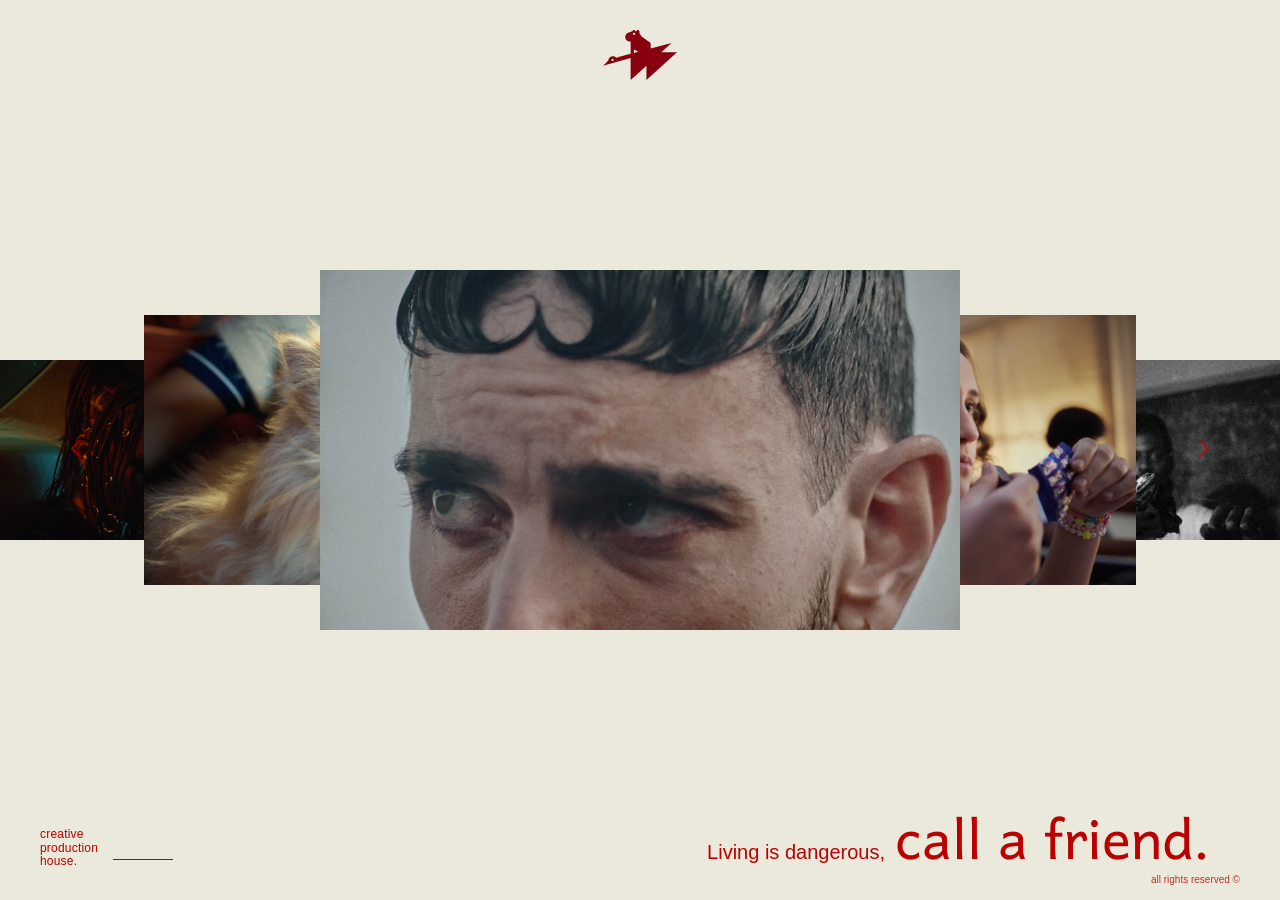
<file: index.html>
<!DOCTYPE html>
<html lang="pt">
<head>
    <meta charset="UTF-8">
    <meta name="viewport" content="width=device-width, initial-scale=1.0">
    <title>B Groove - Home</title>
    <link rel="icon" type="image/svg+xml" href="Asset 1.svg">
    <link rel="stylesheet" href="stylehome.css">
</head>
<body>

    <!-- Overlay de Navegação Fullscreen -->
    <div class="nav-overlay" id="nav-overlay">
        <button class="nav-close" id="nav-close" aria-label="Fechar menu">
            <svg width="28" height="28" viewBox="0 0 24 24" fill="none" stroke="currentColor" stroke-width="1.5" stroke-linecap="round">
                <line x1="6" y1="6" x2="18" y2="18"></line>
                <line x1="18" y1="6" x2="6" y2="18"></line>
            </svg>
        </button>
        <nav class="nav-content">
            <a href="index.html" class="active">home</a>
            <a href="directors.html">directors</a>
            <a href="photographers.html">photographers</a>
            <a href="filmtv.html">film & tv</a>
            <a href="international.html">international</a>
            <a href="https://spritz.com.br/" target="_blank" rel="noopener">spritz</a>
            <a href="us.html">us.</a>
            <a href="contact.html">contact</a>
        </nav>
    </div>

    <!-- Top Bar (Apenas Logo ao centro) -->
    <header class="top-bar">
        <div class="logo-container" id="logo-toggle">
            <img src="Asset 1.svg" alt="B Groove Logo">
        </div>
    </header>

    <!-- Carrossel -->
    <div class="carousel-viewport">
        <button class="carousel-btn carousel-btn--prev" id="carousel-prev" aria-label="Anterior">
            <svg width="32" height="32" viewBox="0 0 24 24" fill="none" stroke="currentColor" stroke-width="1.5" stroke-linecap="round" stroke-linejoin="round">
                <polyline points="15 18 9 12 15 6"></polyline>
            </svg>
        </button>

        <div class="carousel-track" id="carousel-track"></div>

        <button class="carousel-btn carousel-btn--next" id="carousel-next" aria-label="Seguinte">
            <svg width="32" height="32" viewBox="0 0 24 24" fill="none" stroke="currentColor" stroke-width="1.5" stroke-linecap="round" stroke-linejoin="round">
                <polyline points="9 18 15 12 9 6"></polyline>
            </svg>
        </button>
    </div>

    <!-- Footer -->
    <footer class="site-footer">
        <div class="footer-left">
            <div class="text">creative<br>production<br>house.</div>
            <div class="red-line"></div>
        </div>
        <div class="footer-right">
            <span class="living-text">Living is dangerous,</span>
            <span class="call-friend">call a friend.</span>
            <span class="copyright">all rights reserved ©</span>
        </div>
    </footer>

    <script src="scripthome.js"></script>

</body>
</html>
</file>
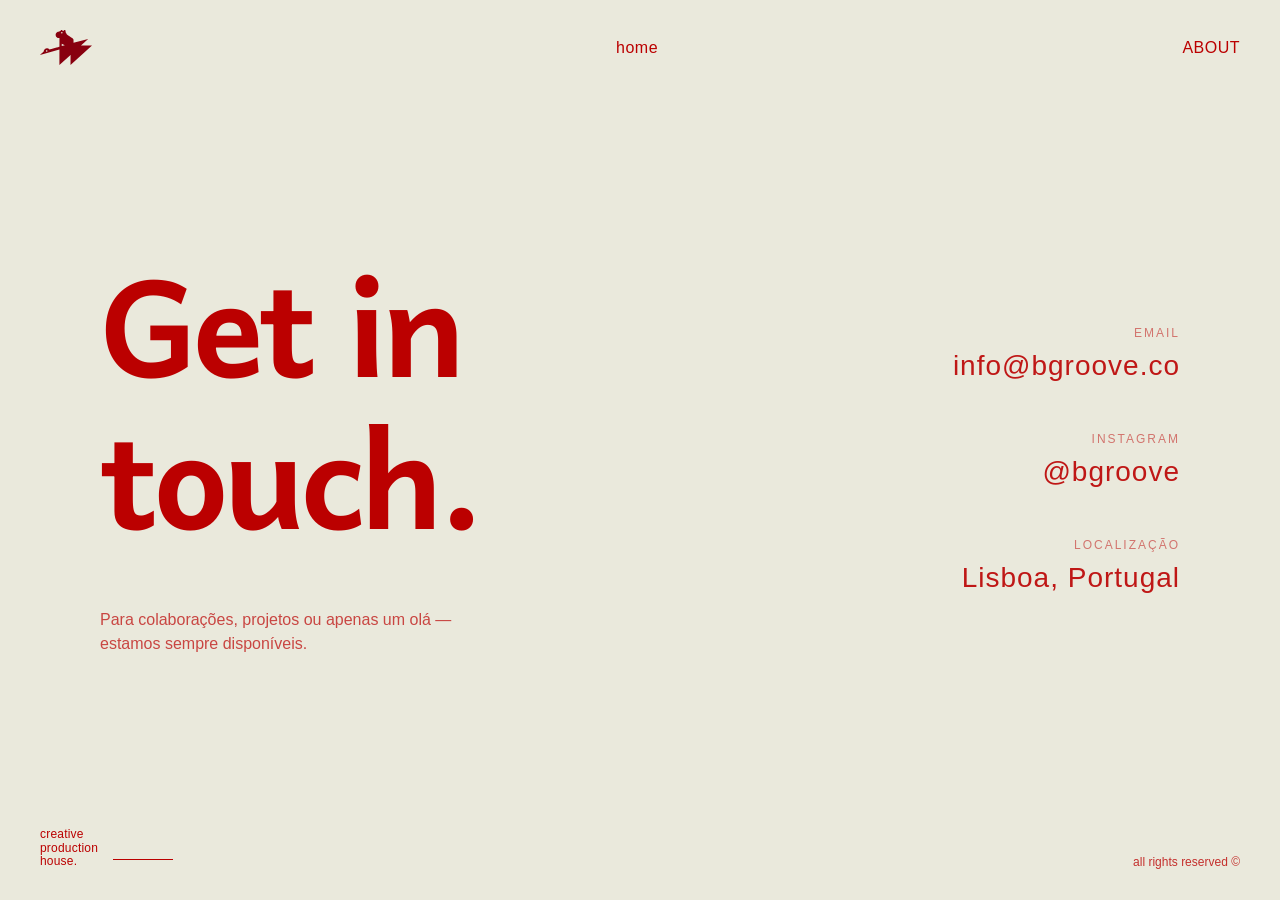
<file: contact.html>
<!DOCTYPE html>
<html lang="pt">
<head>
    <meta charset="UTF-8">
    <meta name="viewport" content="width=device-width, initial-scale=1.0">
    <title>B Groove - Contact</title>
    <link rel="icon" type="image/svg+xml" href="Asset 1.svg">
    <link rel="stylesheet" href="stylecontact.css">
</head>
<body>

    <!-- Overlay de Navegação Fullscreen -->
    <div class="nav-overlay" id="nav-overlay">
        <button class="nav-close" id="nav-close" aria-label="Fechar menu">
            <svg width="28" height="28" viewBox="0 0 24 24" fill="none" stroke="currentColor" stroke-width="1.5" stroke-linecap="round">
                <line x1="6" y1="6" x2="18" y2="18"></line>
                <line x1="18" y1="6" x2="6" y2="18"></line>
            </svg>
        </button>
        <nav class="nav-content">
            <a href="index.html">home</a>
            <a href="directors.html">directors</a>
            <a href="photographers.html">photographers</a>
            <a href="filmtv.html">film & tv</a>
            <a href="international.html">international</a>
            <a href="https://spritz.com.br/" target="_blank" rel="noopener">spritz</a>
            <a href="us.html">us.</a>
            <a href="contact.html" class="active">contact</a>
        </nav>
    </div>

    <!-- Top Bar -->
    <header class="top-bar">
        <div class="logo-container" id="logo-toggle">
            <img src="Asset 1.svg" alt="B Groove Logo">
        </div>
        <a href="index.html" class="home-link">home</a>
        <a href="us.html" class="about-link">ABOUT</a>
    </header>

    <!-- Conteúdo Principal -->
    <main class="contact-content">
        <div class="contact-left">
            <h1 class="contact-title">Get in<br>touch.</h1>
            <p class="contact-subtitle">
                Para colaborações, projetos ou apenas um olá — estamos sempre disponíveis.
            </p>
        </div>

        <div class="contact-right">
            <div class="contact-block">
                <span class="contact-label">Email</span>
                <a href="mailto:info@bgroove.co" class="contact-link">info@bgroove.co</a>
            </div>

            <div class="contact-block">
                <span class="contact-label">Instagram</span>
                <a href="https://www.instagram.com/bgroove.co/" target="_blank" rel="noopener" class="contact-link">@bgroove</a>
            </div>

            <div class="contact-block">
                <span class="contact-label">Localização</span>
                <span class="contact-link">Lisboa, Portugal</span>
            </div>
        </div>
    </main>

    <!-- Footer -->
    <footer class="site-footer">
        <div class="footer-left">
            <div class="text">creative<br>production<br>house.</div>
            <div class="red-line"></div>
        </div>
        <div class="footer-right">
            <span class="copyright">all rights reserved ©</span>
        </div>
    </footer>

    <!-- Scripts -->
    <script src="scriptcontact.js"></script>

</body>
</html>
</file>
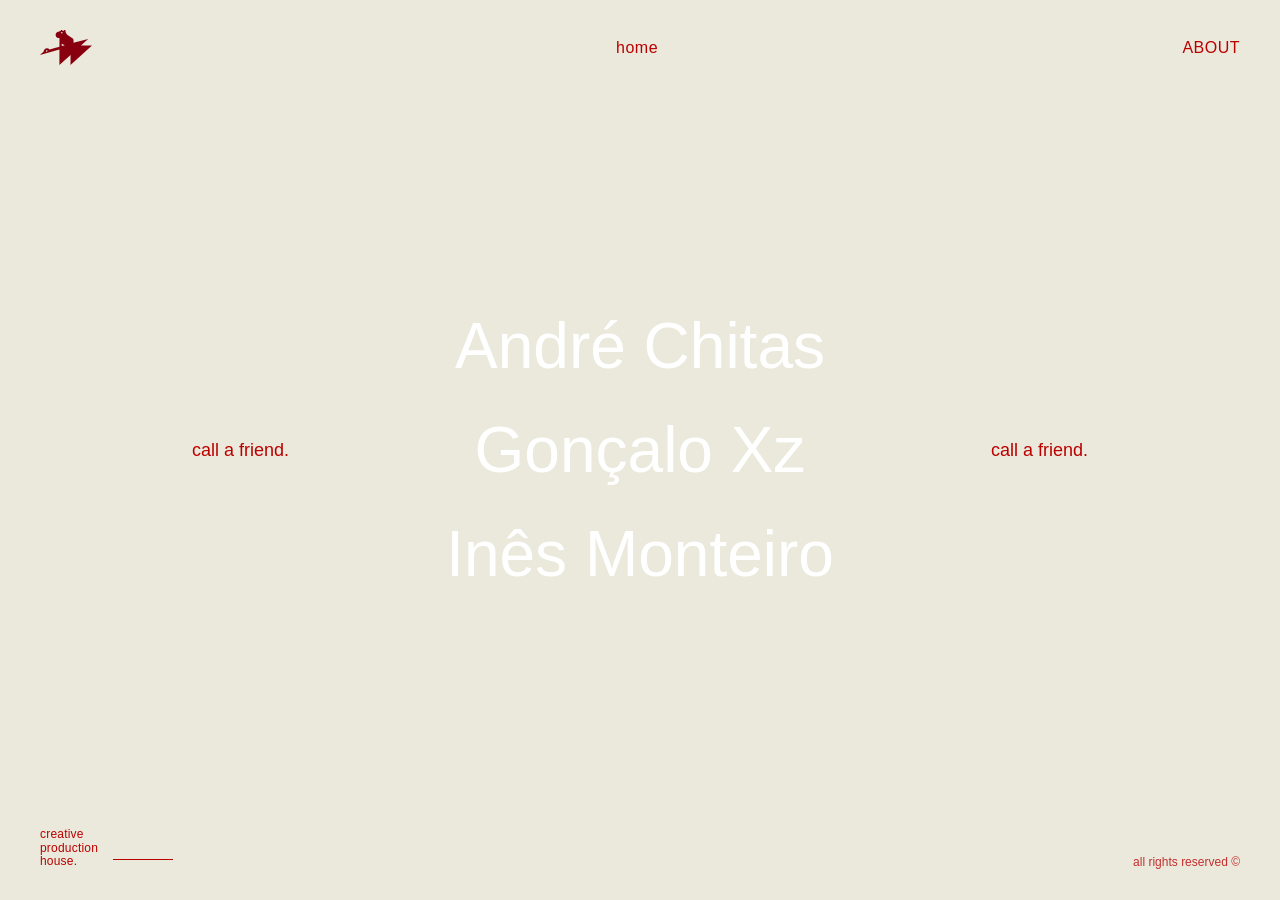
<file: directors.html>
<!DOCTYPE html>
<html lang="pt">
<head>
    <meta charset="UTF-8">
    <meta name="viewport" content="width=device-width, initial-scale=1.0">
    <title>B Groove - Directors</title>
    <link rel="icon" type="image/svg+xml" href="Asset 1.svg">
    <link rel="stylesheet" href="styledirectors.css">
</head>
<body>

    <!-- Overlay de Navegação Fullscreen -->
    <div class="nav-overlay" id="nav-overlay">
        <button class="nav-close" id="nav-close" aria-label="Fechar menu">
            <svg width="28" height="28" viewBox="0 0 24 24" fill="none" stroke="currentColor" stroke-width="1.5" stroke-linecap="round">
                <line x1="6" y1="6" x2="18" y2="18"></line>
                <line x1="18" y1="6" x2="6" y2="18"></line>
            </svg>
        </button>
        <nav class="nav-content">
            <a href="index.html">home</a>
            <a href="directors.html" class="active">directors</a>
            <a href="photographers.html">photographers</a>
            <a href="filmtv.html">film & tv</a>
            <a href="international.html">international</a>
            <a href="https://spritz.com.br/" target="_blank" rel="noopener">spritz</a>
            <a href="us.html">us.</a>
            <a href="contact.html">contact</a>
        </nav>
    </div>

    <!-- Top Bar -->
    <header class="top-bar">
        <!-- Logo em vez do menu hamburguer -->
        <div class="logo-container" id="logo-toggle">
            <img src="Asset 1.svg" alt="B Groove Logo">
        </div>
        <a href="index.html" class="home-link">home</a>
        <a href="about.html" class="about-link">ABOUT</a>
    </header>

    <!-- Side Callouts -->
    <div class="side-callout left">call a friend.</div>
    <div class="side-callout right">call a friend.</div>

    <!-- Slider Fullscreen -->
    <div class="fullscreen-slider" id="slider-container">
        
        <button class="nav-arrow left-arrow" id="prev-btn">
            <svg width="48" height="48" viewBox="0 0 24 24" fill="none" stroke="currentColor" stroke-width="1.5" stroke-linecap="round" stroke-linejoin="round">
                <polyline points="15 18 9 12 15 6"></polyline>
            </svg>
        </button>

        <div class="slides-wrapper" id="slides-wrapper"></div>

        <button class="nav-arrow right-arrow" id="next-btn">
            <svg width="48" height="48" viewBox="0 0 24 24" fill="none" stroke="currentColor" stroke-width="1.5" stroke-linecap="round" stroke-linejoin="round">
                <polyline points="9 18 15 12 9 6"></polyline>
            </svg>
        </button>
    </div>

    <!-- Submenu de Diretores -->
    <nav class="directors-submenu" id="directors-submenu">
        <a href="#" class="director-link" data-director="andre-chitas">André Chitas</a>
        <a href="#" class="director-link" data-director="goncalo-xz">Gonçalo Xz</a>
        <a href="#" class="director-link" data-director="ines-monteiro">Inês Monteiro</a>
    </nav>

    <!-- Footer -->
    <footer class="site-footer">
        <div class="footer-left">
            <div class="text">creative<br>production<br>house.</div>
            <div class="red-line"></div>
        </div>
        <div class="footer-right">
            <span class="copyright">all rights reserved ©</span>
        </div>
    </footer>

    <script src="https://cdnjs.cloudflare.com/ajax/libs/gsap/3.12.2/gsap.min.js"></script>
    <script src="scriptdirectors.js"></script>

</body>
</html>
</file>
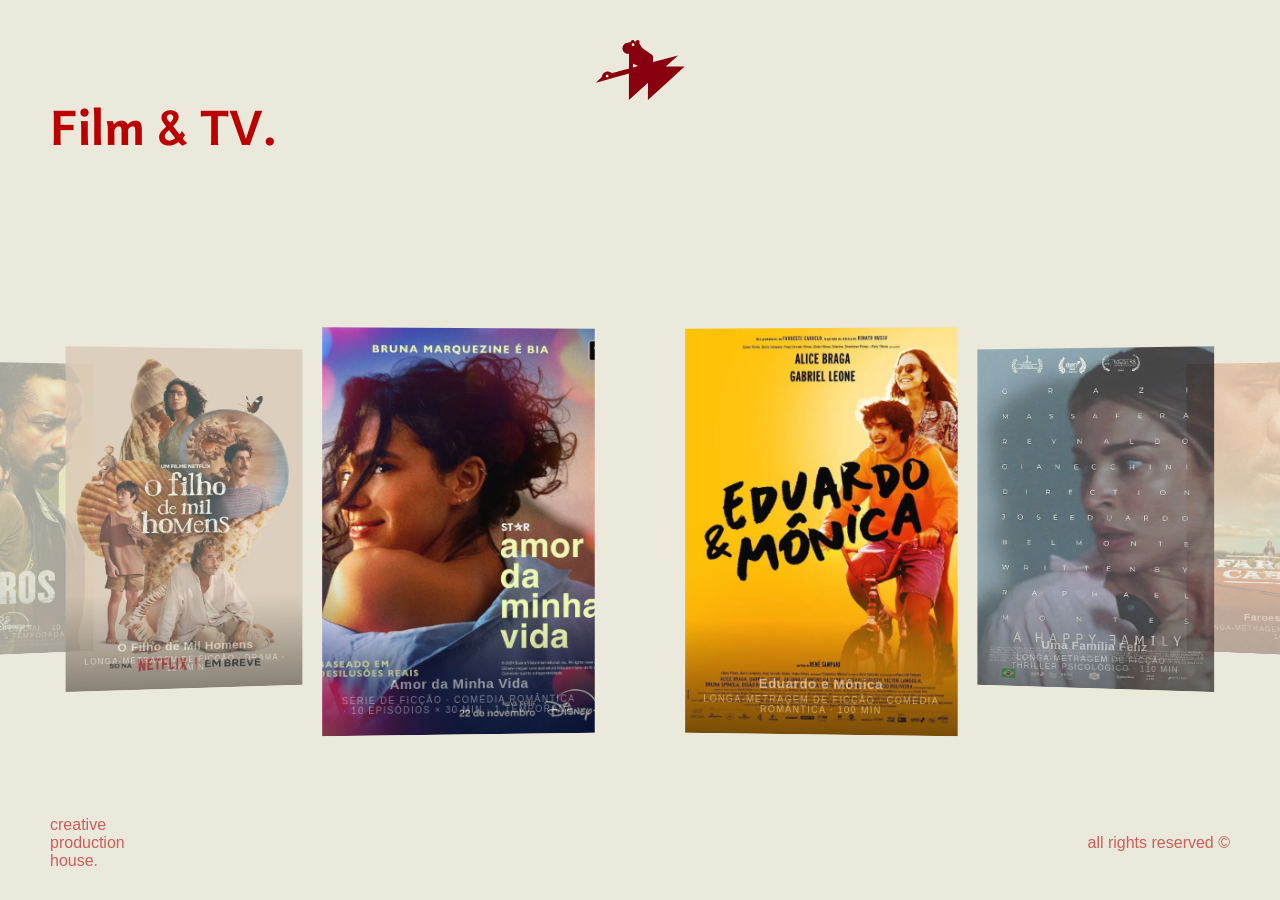
<file: filmtv.html>
<!DOCTYPE html>
<html lang="pt">
<head>
    <meta charset="UTF-8">
    <meta name="viewport" content="width=device-width, initial-scale=1.0">
    <title>B Groove - Film & TV</title>
    <link rel="icon" type="image/svg+xml" href="Asset 1.svg">
    <link rel="stylesheet" href="stylefilmtv.css">
</head>
<body>

    <!-- Overlay de Navegação Fullscreen -->
    <div class="nav-overlay" id="nav-overlay">
        <button class="nav-close" id="nav-close" aria-label="Fechar menu">
            <svg width="28" height="28" viewBox="0 0 24 24" fill="none" stroke="currentColor" stroke-width="1.5" stroke-linecap="round">
                <line x1="6" y1="6" x2="18" y2="18"></line>
                <line x1="18" y1="6" x2="6" y2="18"></line>
            </svg>
        </button>

       <nav class="nav-content">
            <a href="index.html">home</a>
            <a href="directors.html">directors</a>
            <a href="photographers.html">photographers</a>
            <a href="filmtv.html">film & tv</a>
            <a href="international.html">international</a>
            <a href="https://spritz.com.br/" target="_blank" rel="noopener">spritz</a>
            <a href="us.html">us.</a>
            <a href="contact.html">contact</a>
        </nav>
    </div>

    <!-- Logo Central -->
    <div class="logo-container" id="logo-toggle">
        <img src="Asset 1.svg" alt="B Groove Logo">
    </div>

    <!-- Título -->
    <header class="page-header">
        <h1 class="page-title">Film & TV.</h1>
    </header>

    <!-- Túnel 3D Horizontal -->
    <div class="tunnel-horizontal">
        <div class="scene-horizontal" id="poster-scene"></div>
    </div>

    <!-- Modal de Detalhes -->
    <div class="modal" id="movie-modal" aria-hidden="true">
        <div class="modal-backdrop" data-close-modal></div>
        <div class="modal-content" role="dialog" aria-modal="true">
            <button class="modal-close" id="modal-close" aria-label="Fechar">
                <svg width="24" height="24" viewBox="0 0 24 24" fill="none" stroke="currentColor" stroke-width="1.5" stroke-linecap="round">
                    <line x1="6" y1="6" x2="18" y2="18"></line>
                    <line x1="18" y1="6" x2="6" y2="18"></line>
                </svg>
            </button>
            <div class="modal-body" id="modal-body">
                <!-- Conteúdo injetado pelo JS -->
            </div>
        </div>
    </div>
        <!-- Footer -->
     <footer class="site-footer">
        <div class="footer-left">
            <div class="text">creative<br>production<br>house.</div>
            <div class="red-line"></div>
        </div>
        <div class="footer-right">
            <span class="copyright">all rights reserved ©</span>
        </div>
    </footer>

    <script src="https://cdnjs.cloudflare.com/ajax/libs/gsap/3.12.2/gsap.min.js"></script>
    <script src="scriptfilmtv.js"></script>

</body>
</html>
</file>
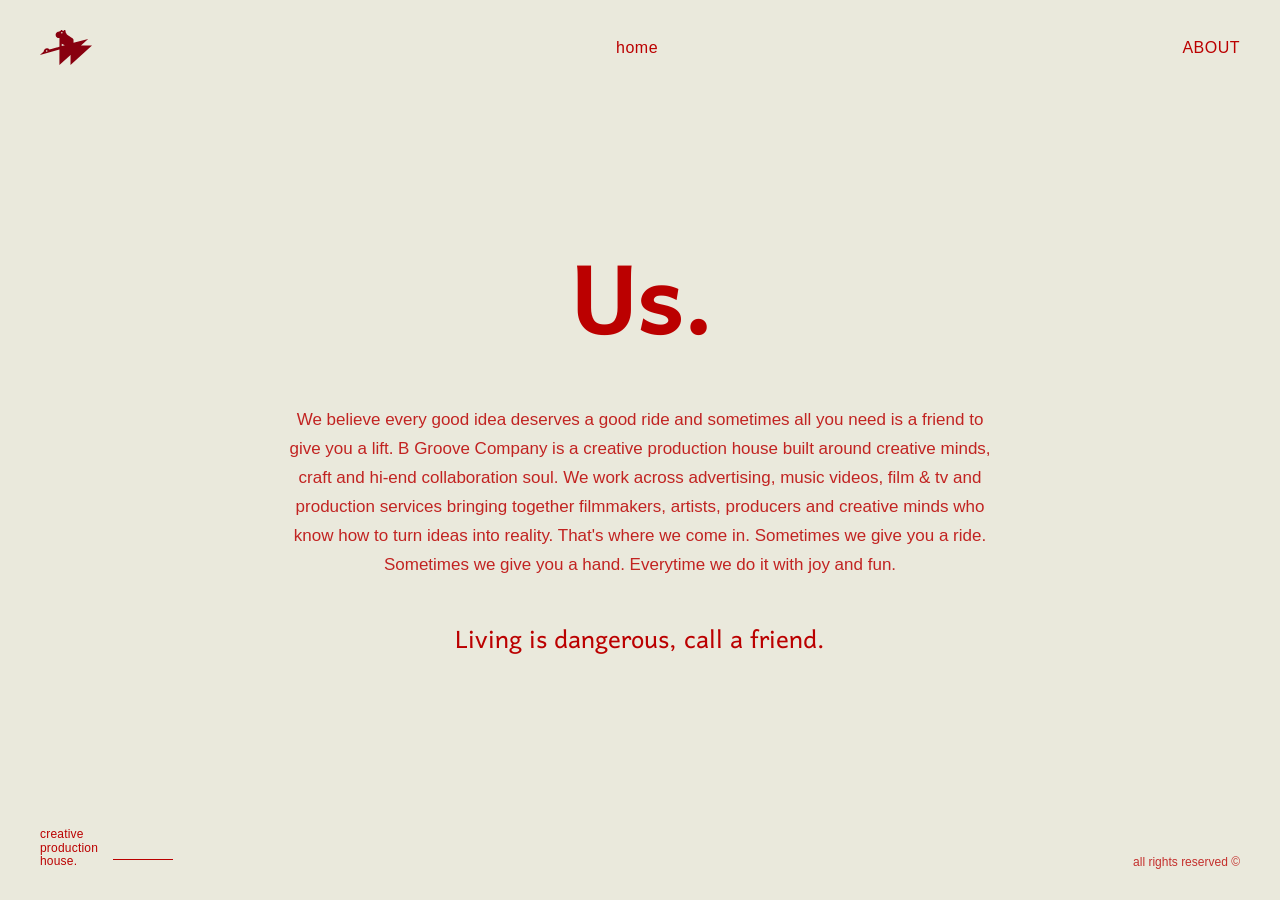
<file: us.html>
<!DOCTYPE html>
<html lang="pt">
<head>
    <meta charset="UTF-8">
    <meta name="viewport" content="width=device-width, initial-scale=1.0">
    <title>B Groove - Us.</title>
    <link rel="icon" type="image/svg+xml" href="Asset 1.svg">
    <link rel="stylesheet" href="styleus.css">
</head>
<body>

    <!-- Overlay de Navegação Fullscreen -->
    <div class="nav-overlay" id="nav-overlay">
        <button class="nav-close" id="nav-close" aria-label="Fechar menu">
            <svg width="28" height="28" viewBox="0 0 24 24" fill="none" stroke="currentColor" stroke-width="1.5" stroke-linecap="round">
                <line x1="6" y1="6" x2="18" y2="18"></line>
                <line x1="18" y1="6" x2="6" y2="18"></line>
            </svg>
        </button>
        <nav class="nav-content">
            <a href="index.html">home</a>
            <a href="directors.html">directors</a>
            <a href="photographers.html">photographers</a>
            <a href="filmtv.html">film & tv</a>
            <a href="international.html">international</a>
            <a href="https://spritz.com.br/" target="_blank" rel="noopener">spritz</a>
            <a href="us.html" class="active">us.</a>
            <a href="contact.html">contact</a>
        </nav>
    </div>

    <!-- Top Bar -->
    <header class="top-bar">
        <div class="logo-container" id="logo-toggle">
            <img src="Asset 1.svg" alt="B Groove Logo">
        </div>
        <a href="index.html" class="home-link">home</a>
        <a href="us.html" class="about-link">ABOUT</a>
    </header>

    <!-- Conteúdo Principal -->
    <main class="us-content">
        <div class="us-header">
            <h1 class="us-title">Us.</h1>
        </div>

        <div class="us-text-block">
            <p class="us-text">
                We believe every good idea deserves a good ride and sometimes all you need is a friend to give you a lift. B Groove Company is a creative production house built around creative minds, craft and hi-end collaboration soul. We work across advertising, music videos, film & tv and production services bringing together filmmakers, artists, producers and creative minds who know how to turn ideas into reality. That's where we come in. Sometimes we give you a ride. Sometimes we give you a hand. Everytime we do it with joy and fun.
            </p>

            <p class="us-tagline">
                Living is dangerous, call a friend.
            </p>
        </div>
    </main>

    <!-- Footer -->
    <footer class="site-footer">
        <div class="footer-left">
            <div class="text">creative<br>production<br>house.</div>
            <div class="red-line"></div>
        </div>
        <div class="footer-right">
            <span class="copyright">all rights reserved ©</span>
        </div>
    </footer>

    <!-- Scripts -->
    <script src="scriptus.js"></script>

</body>
</html>
</file>
<file: stylehome.css>
@import url('https://api.fontshare.com/v2/css?f[]=general-sans@400,500,600,700&display=swap');
@import url('https://fonts.googleapis.com/css2?family=Harmattan:wght@400;700&display=swap');

* {
    margin: 0;
    padding: 0;
    box-sizing: border-box;
}

html, body {
    width: 100%;
    height: 100%;
    overflow: hidden;
    background-color: #eae9dc;
    font-family: 'General Sans', sans-serif;
    color: #bb0000;
    user-select: none;
    overscroll-behavior: none;
}

/* ==========================================================================
   NAV OVERLAY
   ========================================================================== */
.nav-overlay {
    position: fixed;
    inset: 0;
    background: rgba(234, 233, 220, 0.92);
    backdrop-filter: blur(6px);
    display: flex;
    align-items: center;
    justify-content: center;
    opacity: 0;
    pointer-events: none;
    visibility: hidden;
    transition: opacity 0.5s cubic-bezier(0.22, 1, 0.36, 1), visibility 0s linear 0.5s;
    z-index: 999;
}

.nav-overlay.is-open {
    opacity: 1;
    pointer-events: auto;
    visibility: visible;
    transition: opacity 0.5s cubic-bezier(0.22, 1, 0.36, 1), visibility 0s linear 0s;
}

.nav-content {
    display: flex;
    flex-direction: column;
    gap: 20px;
    text-align: center;
}

.nav-content a {
    font-weight: 400;
    color: #bb0000;
    text-decoration: none;
    font-size: 24px;
    letter-spacing: 0.5px;
    opacity: 0.6;
    transition: opacity 0.3s ease, transform 0.3s ease;
}

.nav-content a:hover,
.nav-content a.active {
    opacity: 1;
    transform: scale(1.05);
}

.nav-close {
    position: absolute;
    top: 40px;
    right: 50px;
    background: none;
    border: none;
    color: #bb0000;
    cursor: pointer;
    padding: 8px;
    opacity: 0.5;
    transition: opacity 0.3s ease, transform 0.3s ease;
}

.nav-close:hover {
    opacity: 1;
    transform: rotate(90deg);
}

.nav-close svg {
    display: block;
}

/* ==========================================================================
   TOP BAR (Apenas Logo Central)
   ========================================================================== */
.top-bar {
    position: fixed;
    top: 30px;
    left: 0;
    width: 100%;
    display: flex;
    justify-content: center;
    z-index: 100;
    pointer-events: none;
}

.logo-container {
    cursor: pointer;
    transition: transform 0.3s ease;
    pointer-events: auto;
}

.logo-container:hover {
    transform: scale(1.05);
}

.logo-container img {
    height: 50px;
    width: auto;
    display: block;
    filter: brightness(0) saturate(100%) invert(9%) sepia(80%) saturate(5000%) hue-rotate(345deg) brightness(85%) contrast(110%);
}

/* ==========================================================================
   CARROSSEL INFINITO
   ========================================================================== */
.carousel-viewport {
    position: fixed;
    inset: 0;
    display: flex;
    align-items: center;
    z-index: 10;
}

.carousel-track {
    position: absolute;
    inset: 0;
    overflow: hidden;
}

.carousel-item {
    position: absolute;
    top: 50%;
    left: 50%;
    width: 50vw;          
    aspect-ratio: 16 / 9;
    transform-origin: center center;
    will-change: transform, opacity;
    background: #000;
    cursor: pointer;
    overflow: hidden;
}

.carousel-item .poster-preview {
    position: absolute;
    inset: 0;
    width: 100%;
    height: 100%;
    object-fit: cover;
    display: block;
    pointer-events: none;
}

.carousel-item .video-wrapper {
    position: absolute;
    inset: 0;
    background: #000;
    z-index: 5;
    opacity: 0;
    pointer-events: none;
    transition: opacity 0.3s ease;
}

.carousel-item:hover .video-wrapper {
    opacity: 1;
}

.carousel-item .video-wrapper iframe {
    width: 100%;
    height: 100%;
    border: 0;
    display: block;
}

/* ==========================================================================
   INFORMAÇÃO DO VÍDEO (HOVER)
   ========================================================================== */
.carousel-item .video-title {
    position: absolute;
    bottom: 20px;
    left: 25px;
    z-index: 10;
    color: #ffffff; 
    display: flex;
    flex-direction: column;
    align-items: flex-start;
    gap: 4px;
    opacity: 0;
    pointer-events: none;
    transition: opacity 0.4s ease, transform 0.4s ease;
    transform: translateY(10px);
    text-shadow: 0 2px 10px rgba(0,0,0,0.5);
    max-width: 85%;
}

.carousel-item:hover .video-title {
    opacity: 1;
    transform: translateY(0);
}

.carousel-item .dir-info {
    font-family: 'General Sans', sans-serif;
    font-size: 14px;
    line-height: 1.1;
    font-weight: 400;
    text-transform: none;
    opacity: 0.9;
}

.carousel-item .brand-info {
    font-family: 'General Sans', sans-serif;
    font-size: 26px;
    font-weight: 600;
    line-height: 1.1;
    letter-spacing: -0.02em;
    word-wrap: break-word;
}

/* ==========================================================================
   SETAS DO CARROSSEL
   ========================================================================== */
.carousel-btn {
    position: absolute;
    top: 50%;
    transform: translateY(-50%);
    z-index: 100;
    background: none;
    border: none;
    color: #bb0000;
    cursor: pointer;
    padding: 20px;
    opacity: 0.7;
    transition: opacity 0.2s ease, transform 0.2s ease;
}

.carousel-btn:hover {
    opacity: 1;
    transform: translateY(-50%) scale(1.1);
}

.carousel-btn--prev { left: 40px; }
.carousel-btn--next { right: 40px; }

/* ==========================================================================
   FOOTER
   ========================================================================== */
.site-footer {
    position: fixed;
    bottom: 30px;
    left: 0;
    width: 100%;
    padding: 0 40px;
    display: flex;
    justify-content: space-between;
    align-items: flex-end;
    z-index: 100;
    pointer-events: none;
}

.site-footer * { pointer-events: auto; }

.footer-left {
    display: flex;
    align-items: flex-end;
    gap: 15px;
}

.footer-left .text {
    font-size: 12px;
    line-height: 1.1;
    text-transform: lowercase;
    letter-spacing: 0.2px;
    margin-bottom: 2px;
}

.red-line {
    width: 60px;
    height: 1.5px;
    background-color: #bb0000;
    margin-bottom: 10px;
}

.footer-right {
    display: flex;
    align-items: baseline;
    gap: 10px;
    position: relative;
    padding-right: 30px;
}

.footer-right .living-text {
    font-size: 20px;
    font-weight: 400;
}

.footer-right .call-friend {
    font-family: 'Harmattan', sans-serif;
    font-size: 72px;
    font-weight: 400;
    line-height: 0.7;
}

.footer-right .copyright {
    position: absolute;
    bottom: -15px;
    right: 0;
    font-size: 10px;
    opacity: 0.8;
}

/* ==========================================================================
   MOBILE
   ========================================================================== */
@media (max-width: 768px) {
    .top-bar { top: 20px; }
    .logo-container img { height: 35px; }

    .carousel-item { width: 80vw; }

    .carousel-btn { padding: 10px; }
    .carousel-btn--prev { left: 10px; }
    .carousel-btn--next { right: 10px; }

    .carousel-item .video-title {
        bottom: 15px;
        left: 15px;
    }
    
    .carousel-item .dir-info { font-size: 12px; }
    .carousel-item .brand-info { font-size: 18px; }

    .site-footer {
        flex-direction: column;
        align-items: flex-start;
        gap: 20px;
        padding: 0 20px;
        bottom: 20px;
    }

    .footer-right {
        flex-wrap: wrap;
        gap: 5px;
    }
    
    .footer-right .living-text { font-size: 16px; }
    .footer-right .call-friend { font-size: 48px; }
    .footer-right .copyright { position: static; margin-left: 10px; }
}
</file>
<file: stylecontact.css>
@import url('https://api.fontshare.com/v2/css?f[]=general-sans@400,500,600,700&display=swap');
@import url('https://fonts.googleapis.com/css2?family=Harmattan:wght@400;700&display=swap');

* {
    margin: 0;
    padding: 0;
    box-sizing: border-box;
}

html, body {
    width: 100%;
    height: 100%;
    overflow: hidden;
    background-color: #eae9dc; /* Fundo creme */
    font-family: 'General Sans', sans-serif;
    color: #bb0000; /* Texto vermelho */
    user-select: none;
    overscroll-behavior: none;
}

/* ==========================================================================
   NAV OVERLAY & TOP BAR
   ========================================================================== */
.top-bar {
    position: fixed;
    top: 0;
    left: 0;
    width: 100%;
    padding: 30px 40px;
    display: flex;
    justify-content: space-between;
    align-items: center;
    z-index: 1000;
}

.logo-container {
    cursor: pointer;
    transition: transform 0.3s ease;
}

.logo-container:hover {
    transform: scale(1.05);
}

.logo-container img {
    height: 35px;
    width: auto;
    display: block;
    filter: brightness(0) saturate(100%) invert(9%) sepia(80%) saturate(5000%) hue-rotate(345deg) brightness(85%) contrast(110%);
}

.home-link, .about-link {
    font-family: 'General Sans', sans-serif;
    color: #bb0000;
    text-decoration: none;
    font-size: 16px;
    font-weight: 400;
    letter-spacing: 0.5px;
}

.about-link {
    text-transform: uppercase;
}

.nav-overlay {
    position: fixed;
    inset: 0;
    background: rgba(234, 233, 220, 0.95);
    backdrop-filter: blur(10px);
    display: flex;
    align-items: center;
    justify-content: center;
    opacity: 0;
    pointer-events: none;
    visibility: hidden;
    transition: opacity 0.5s cubic-bezier(0.22, 1, 0.36, 1), visibility 0s linear 0.5s;
    z-index: 9999;
}

.nav-overlay.is-open {
    opacity: 1;
    pointer-events: auto;
    visibility: visible;
    transition: opacity 0.5s cubic-bezier(0.22, 1, 0.36, 1), visibility 0s linear 0s;
}

.nav-content {
    display: flex;
    flex-direction: column;
    gap: 20px;
    text-align: center;
}

.nav-content a {
    font-weight: 400;
    color: #bb0000;
    text-decoration: none;
    font-size: 24px;
    opacity: 0.6;
    transition: opacity 0.3s ease;
}

.nav-content a:hover,
.nav-content a.active {
    opacity: 1;
}

.nav-close {
    position: absolute;
    top: 40px;
    right: 50px;
    background: none;
    border: none;
    color: #bb0000;
    cursor: pointer;
    padding: 8px;
    opacity: 0.5;
    transition: opacity 0.3s ease, transform 0.3s ease;
}

.nav-close:hover {
    opacity: 1;
    transform: rotate(90deg);
}

/* ==========================================================================
   CONTEÚDO DE CONTACTO
   ========================================================================== */
.contact-content {
    position: fixed;
    inset: 0;
    display: flex;
    justify-content: space-between;
    align-items: center;
    padding: 120px 100px 100px;
    gap: 60px;
    z-index: 1;
}

/* ----- Lado Esquerdo: Título Grande ----- */
.contact-left {
    flex: 1;
    max-width: 50%;
}

.contact-title {
    font-family: 'Harmattan', sans-serif;
    font-size: clamp(6rem, 14vw, 16rem);
    font-weight: 700;
    line-height: 0.85;
    letter-spacing: -0.03em;
    color: #bb0000;
    margin-bottom: 40px;
}

.contact-subtitle {
    font-family: 'General Sans', sans-serif;
    font-size: 16px;
    font-weight: 400;
    line-height: 1.5;
    color: #bb0000;
    opacity: 0.7;
    max-width: 380px;
}

/* ----- Lado Direito: Blocos de Contacto ----- */
.contact-right {
    flex: 1;
    max-width: 45%;
    display: flex;
    flex-direction: column;
    gap: 50px;
    align-items: flex-end;
    text-align: right;
}

.contact-block {
    display: flex;
    flex-direction: column;
    gap: 10px;
    align-items: flex-end;
}

.contact-label {
    font-family: 'General Sans', sans-serif;
    font-size: 12px;
    font-weight: 500;
    letter-spacing: 2px;
    text-transform: uppercase;
    color: #bb0000;
    opacity: 0.5;
}

.contact-link {
    font-family: 'General Sans', sans-serif;
    font-size: 28px;
    font-weight: 500;
    letter-spacing: 1px;
    color: #bb0000;
    text-decoration: none;
    opacity: 0.9;
    transition: opacity 0.3s ease, transform 0.3s ease;
    display: inline-block;
}

a.contact-link:hover {
    opacity: 1;
    transform: translateX(-6px);
}

/* ==========================================================================
   FOOTER
   ========================================================================== */
.site-footer {
    position: fixed;
    bottom: 30px;
    left: 0;
    width: 100%;
    padding: 0 40px;
    display: flex;
    justify-content: space-between;
    align-items: flex-end;
    z-index: 100;
    pointer-events: none;
}

.footer-left {
    display: flex;
    align-items: flex-end;
    gap: 15px;
    pointer-events: auto;
}

.footer-left .text {
    font-family: 'General Sans', sans-serif;
    font-size: 12px;
    line-height: 1.1;
    text-transform: lowercase;
    letter-spacing: 0.2px;
    margin-bottom: 2px;
    color: #bb0000;
}

.red-line {
    width: 60px;
    height: 1.5px;
    background-color: #bb0000;
    margin-bottom: 10px;
}

.footer-right {
    pointer-events: auto;
}

.copyright {
    font-family: 'General Sans', sans-serif;
    font-size: 12px;
    opacity: 0.8;
    color: #bb0000;
}

/* ==========================================================================
   RESPONSIVO (MOBILE)
   ========================================================================== */
@media (max-width: 900px) {
    .contact-content {
        flex-direction: column;
        justify-content: flex-start;
        align-items: flex-start;
        padding: 120px 30px 100px;
        gap: 40px;
        overflow-y: auto;
    }

    .contact-left,
    .contact-right {
        max-width: 100%;
        align-items: flex-start;
        text-align: left;
    }

    .contact-block {
        align-items: flex-start;
    }

    .contact-title {
        font-size: 4rem;
        margin-bottom: 20px;
    }

    .contact-subtitle {
        font-size: 14px;
    }

    .contact-link {
        font-size: 20px;
    }

    a.contact-link:hover {
        transform: translateX(6px);
    }

    .site-footer {
        bottom: 15px;
        flex-direction: column;
        align-items: flex-start;
        gap: 15px;
        padding: 0 20px;
    }

    .footer-left .text,
    .copyright {
        font-size: 10px;
    }
    
    .red-line {
        width: 40px;
    }
}
</file>
<file: styledirectors.css>
@import url('https://api.fontshare.com/v2/css?f[]=general-sans@400,500,600,700&display=swap');
@import url('https://fonts.googleapis.com/css2?family=Harmattan:wght@400;700&display=swap');

* {
    margin: 0;
    padding: 0;
    box-sizing: border-box;
}

html, body {
    width: 100%;
    height: 100%;
    overflow: hidden;
    background-color: #eae9dc;
    font-family: 'General Sans', sans-serif;
    color: #bb0000;
    user-select: none;
    overscroll-behavior: none;
}

/* ==========================================================================
   NAV OVERLAY & TOP BAR
   ========================================================================== */
.top-bar {
    position: fixed;
    top: 0;
    left: 0;
    width: 100%;
    padding: 30px 40px;
    display: flex;
    justify-content: space-between;
    align-items: center;
    z-index: 1000;
}

.logo-container {
    cursor: pointer;
    transition: transform 0.3s ease;
}

.logo-container:hover {
    transform: scale(1.05);
}

.logo-container img {
    height: 35px;
    width: auto;
    display: block;
    filter: brightness(0) saturate(100%) invert(9%) sepia(80%) saturate(5000%) hue-rotate(345deg) brightness(85%) contrast(110%);
}

.home-link, .about-link {
    font-family: 'General Sans', sans-serif;
    color: #bb0000;
    text-decoration: none;
    font-size: 16px;
    font-weight: 400;
    letter-spacing: 0.5px;
}

.about-link {
    text-transform: uppercase;
}

.nav-overlay {
    position: fixed;
    inset: 0;
    background: rgba(234, 233, 220, 0.95);
    backdrop-filter: blur(10px);
    display: flex;
    align-items: center;
    justify-content: center;
    opacity: 0;
    pointer-events: none;
    visibility: hidden;
    transition: opacity 0.5s cubic-bezier(0.22, 1, 0.36, 1), visibility 0s linear 0.5s;
    z-index: 9999;
}

.nav-overlay.is-open {
    opacity: 1;
    pointer-events: auto;
    visibility: visible;
    transition: opacity 0.5s cubic-bezier(0.22, 1, 0.36, 1), visibility 0s linear 0s;
}

.nav-content {
    display: flex;
    flex-direction: column;
    gap: 20px;
    text-align: center;
}

.nav-content a {
    font-weight: 400;
    color: #bb0000;
    text-decoration: none;
    font-size: 24px;
    opacity: 0.6;
    transition: opacity 0.3s ease;
}

.nav-content a:hover,
.nav-content a.active {
    opacity: 1;
}

.nav-close {
    position: absolute;
    top: 40px;
    right: 50px;
    background: none;
    border: none;
    color: #bb0000;
    cursor: pointer;
    padding: 8px;
    opacity: 0.5;
    transition: opacity 0.3s ease, transform 0.3s ease;
}

.nav-close:hover {
    opacity: 1;
    transform: rotate(90deg);
}

/* ==========================================================================
   SIDE CALLOUTS
   ========================================================================== */
.side-callout {
    position: fixed;
    top: 50%;
    transform: translateY(-50%);
    font-family: 'General Sans', sans-serif;
    font-size: 18px;
    color: #bb0000;
    z-index: 100;
    pointer-events: none;
}

.side-callout.left { left: 15vw; }
.side-callout.right { right: 15vw; }

/* ==========================================================================
   SUBMENU DE DIRETORES
   ========================================================================== */
.directors-submenu {
    position: fixed;
    inset: 0;
    display: flex;
    flex-direction: column;
    align-items: center;
    justify-content: center;
    gap: 30px;
    z-index: 50;
    background: transparent;
}

.director-link {
    font-family: 'General Sans', sans-serif;
    font-weight: 400;
    font-size: clamp(2.5rem, 5vw, 4.5rem);
    color: #ffffff;
    text-decoration: none;
    text-align: center;
    transition: color 0.3s ease, transform 0.3s ease;
    mix-blend-mode: difference; 
}

.director-link:hover {
    color: #bb0000;
    transform: scale(1.05);
}

/* ==========================================================================
   FULLSCREEN SLIDER & VIDEO FIX
   ========================================================================== */
.fullscreen-slider {
    position: fixed;
    inset: 0;
    background: #000;
    z-index: 10;
    display: none;
    overflow: hidden;
}

.fullscreen-slider.active {
    display: block;
}

.slides-wrapper {
    position: relative;
    width: 100%;
    height: 100%;
}

.slide {
    position: absolute;
    inset: 0;
    opacity: 0;
    transition: opacity 0.6s ease;
    pointer-events: none;
    overflow: hidden;
    background: #000;
}

.slide.active {
    opacity: 1;
    pointer-events: auto;
    z-index: 20;
}

.slide-media {
    width: 100%;
    height: 100%;
    object-fit: cover;
    position: absolute;
    inset: 0;
    z-index: 1;
}

/* Wrapper para o Iframe, com overflow garantido */
.iframe-wrapper {
    position: absolute;
    inset: 0;
    z-index: 2;
    pointer-events: none;
    overflow: hidden;
    background: #000;
}

/* O SEGREDO ESTÁ AQUI: O scale(1.05) amplia o vídeo, cortando as barras pretas */
.iframe-wrapper iframe {
    width: 100%;
    height: 100%;
    border: 0;
    object-fit: cover; 
    transform: scale(1.45); 
}

/* Informação Central (Dir + Marca) */
.slide-info {
    position: absolute;
    top: 50%;
    left: 50%;
    transform: translate(-50%, -50%);
    text-align: center;
    color: #ffffff;
    z-index: 10;
    display: flex;
    flex-direction: column;
    align-items: center;
    pointer-events: none;
    width: 90%;
}

.slide-info .dir-name {
    font-family: 'General Sans', sans-serif;
    font-size: clamp(1rem, 1.5vw, 1.2rem);
    font-weight: 400;
    line-height: 1.2;
    margin-bottom: 4px;
    text-shadow: 0 2px 10px rgba(0,0,0,0.3);
}

.slide-info .brand-name {
    font-family: 'General Sans', sans-serif;
    font-size: clamp(2rem, 4vw, 3.5rem);
    font-weight: 600;
    line-height: 1;
    letter-spacing: -0.02em;
    text-shadow: 0 4px 15px rgba(0,0,0,0.4);
}

/* Setas de Navegação */
.nav-arrow {
    position: absolute;
    top: 50%;
    transform: translateY(-50%);
    background: none;
    border: none;
    color: #bb0000;
    cursor: pointer;
    padding: 20px;
    z-index: 100;
    opacity: 0.7;
    transition: opacity 0.3s ease, transform 0.3s ease;
}

.nav-arrow:hover {
    opacity: 1;
    transform: translateY(-50%) scale(1.1);
}

.left-arrow { left: 40px; }
.right-arrow { right: 40px; }

.nav-arrow.hidden {
    display: none;
}

/* ==========================================================================
   FOOTER
   ========================================================================== */
.site-footer {
    position: fixed;
    bottom: 30px;
    left: 0;
    width: 100%;
    padding: 0 40px;
    display: flex;
    justify-content: space-between;
    align-items: flex-end;
    z-index: 100;
    pointer-events: none;
}

.footer-left {
    display: flex;
    align-items: flex-end;
    gap: 15px;
}

.footer-left .text {
    font-size: 12px;
    line-height: 1.1;
    text-transform: lowercase;
    letter-spacing: 0.2px;
    margin-bottom: 2px;
}

.red-line {
    width: 60px;
    height: 1.5px;
    background-color: #bb0000;
    margin-bottom: 10px;
}

.copyright {
    font-size: 12px;
    opacity: 0.8;
}
</file>
<file: stylefilmtv.css>
@import url('https://api.fontshare.com/v2/css?f[]=general-sans@400,500,600,700&display=swap');
@import url('https://fonts.googleapis.com/css2?family=Harmattan:wght@400;700&display=swap');

/* 👇 ESTE BLOCO DEFINE O TAMANHO DOS POSTERS 👇 */
:root {
    --poster-w: 300px;
    --poster-h: 450px;
}

* {
    margin: 0;
    padding: 0;
    box-sizing: border-box;
}

html, body {
    width: 100%;
    height: 100%;
    overflow: hidden;
    background-color: #eae9dc; /* NOVO FUNDO */
    font-family: 'General Sans', sans-serif;
    color: #bb0000; /* NOVA COR DE TEXTO */
    user-select: none;
    overscroll-behavior: none;
}

/* ==========================================================================
   1. LOGO CENTRAL & NAVEGAÇÃO
   ========================================================================== */
.logo-container {
    position: fixed;
    top: 40px;
    left: 50%;
    transform: translateX(-50%);
    z-index: 1000;
    cursor: pointer;
    transition: transform 0.3s ease;
}

.logo-container:hover {
    transform: translateX(-50%) scale(1.08);
}

.logo-container img {
    height: 60px;
    width: auto;
    display: block;
    /* Filtro para tornar a logo vermelha */
    filter: brightness(0) saturate(100%) invert(9%) sepia(80%) saturate(5000%) hue-rotate(345deg) brightness(85%) contrast(110%);
    opacity: 1;
}

/* ==========================================================================
   NAV OVERLAY
   ========================================================================== */
.nav-overlay {
    position: fixed;
    top: 0;
    left: 0;
    width: 100vw;
    height: 100vh;
    background: rgba(234, 233, 220, 0.92); /* Fundo creme transparente */
    backdrop-filter: blur(8px);
    display: flex;
    align-items: center;
    justify-content: center;
    opacity: 0;
    visibility: hidden;
    transition: opacity 0.5s cubic-bezier(0.25, 1, 0.5, 1), visibility 0.5s ease;
    z-index: 999;
}

.nav-overlay.is-open {
    opacity: 1;
    visibility: visible;
}

.nav-content {
    display: flex;
    flex-direction: column;
    gap: 20px;
    text-align: center;
}

.nav-content a {
    font-family: 'General Sans', sans-serif;
    font-weight: 400;
    color: #bb0000; /* Texto vermelho */
    text-decoration: none;
    font-size: 24px;
    letter-spacing: 0.5px;
    text-transform: none;
    opacity: 0.6;
    transition: opacity 0.3s ease, transform 0.3s ease;
}

.nav-content a:hover,
.nav-content a.active {
    opacity: 1;
    transform: scale(1.05);
}

/* ---- Botão de fechar ---- */
.nav-close {
    position: absolute;
    top: 40px;
    right: 50px;
    background: none;
    border: none;
    color: #bb0000;
    cursor: pointer;
    padding: 8px;
    opacity: 0.5;
    transition: opacity 0.5s ease, transform 0.5s ease;
    z-index: 1001;
}

.nav-close:hover {
    opacity: 1;
    transform: rotate(90deg);
}

.nav-close svg {
    display: block;
}


/* ==========================================================================
   2. HEADER DA PÁGINA
   ========================================================================== */
.page-header {
    position: fixed;
    top: 100px;
    left: 50px;
    z-index: 10;
    max-width: 500px;
    pointer-events: none;
}

.page-title {
    font-family: 'Harmattan', sans-serif;
    position:top;
    font-size: 64px;
    font-weight: 700;
    line-height: 1;
    letter-spacing: -0.02em;
    color: #bb0000; /* Título vermelho */
}

.page-subtitle {
    font-family: 'General Sans', sans-serif;
    font-size: 14px;
    font-weight: 400;
    line-height: 1.5;
    color: #bb0000;
    opacity: 0.6;
    margin-top: 12px;
}

/* ==========================================================================
   3. TÚNEL 3D HORIZONTAL
   ========================================================================== */
.tunnel-horizontal {
    position: fixed;
    top: 0;
    left: 0;
    width: 100vw;
    height: 100vh;
    perspective: 1400px;
    perspective-origin: 50% 50%;
    overflow: hidden;
    z-index: 1;
}

.scene-horizontal {
    position: absolute;
    top: 60%;
    left: 50%;
    width: 0;
    height: 0;
    transform-style: preserve-3d;
}

/* ----- Poster Card ----- */
.poster-card {
    position: absolute;
    width: var(--poster-w);
    height: var(--poster-h);
    background: #1a1a1a;
    overflow: hidden;
    transform-style: preserve-3d;
    will-change: transform, opacity;
    backface-visibility: hidden;
    cursor: pointer;
}

.poster-card img {
    width: 100%;
    height: 100%;
    object-fit: cover;
    object-position: center;
    display: block;
    pointer-events: none;
}

/* ----- Info overlay ----- */
.poster-info {
    position: absolute;
    bottom: 0;
    left: 0;
    width: 100%;
    padding: 60px 20px 22px;
    background: linear-gradient(to top, rgba(0, 0, 0, 0.95) 0%, transparent 100%);
    text-align: center;
    opacity: 0.55;
    transition: opacity 0.4s ease;
    pointer-events: none;
}

.poster-card:hover .poster-info {
    opacity: 1;
}

.poster-title {
    font-family: 'General Sans', sans-serif;
    font-size: 15px;
    font-weight: 600;
    letter-spacing: 0.5px;
    color: #eae9dc; /* Mantém-se claro para ler sobre a imagem escura */
    margin-bottom: 4px;
}

.poster-meta {
    font-family: 'General Sans', sans-serif;
    font-size: 10px;
    font-weight: 400;
    letter-spacing: 1.5px;
    text-transform: uppercase;
    color: #eae9dc;
    opacity: 0.8;
}

/* ==========================================================================
   4. FOOTER
   ========================================================================== */
.site-footer {
    position: fixed;
    bottom: 30px;
    left: 0;
    width: 100%;
    z-index: 10;
    display: flex;
    justify-content: space-between;
    align-items: center;
    padding: 0 50px;
    pointer-events: none;
    opacity: 0.6;
    transition: opacity 0.4s ease;
}

.site-footer:hover {
    opacity: 1;
}

.site-footer * {
    pointer-events: auto;
}

.footer-desc {
    font-family: 'General Sans', sans-serif;
    font-size: 13px;
    font-weight: 400;
    color: #bb0000;
    max-width: 380px;
}

.footer-instagram {
    display: inline-flex;
    align-items: center;
    gap: 8px;
    font-family: 'General Sans', sans-serif;
    font-size: 13px;
    font-weight: 500;
    letter-spacing: 0.5px;
    text-transform: uppercase;
    color: #bb0000;
    text-decoration: none;
    transition: transform 0.3s ease, opacity 0.3s ease;
}

.footer-instagram:hover {
    transform: translateY(-2px);
    opacity: 0.8;
}

.footer-instagram svg {
    display: block;
}

/* ==========================================================================
   5. RESPONSIVO — MOBILE
   ========================================================================== */
@media (max-width: 768px) {
    :root {
        --poster-w: 180px;
        --poster-h: 270px;
    }

    .logo-container {
        top: 20px;
    }

    .logo-container img {
        height: 42px;
    }

    .nav-close {
        top: 20px;
        right: 20px;
    }

    .nav-content a {
        font-size: 1.5rem;
        letter-spacing: 1px;
    }

    .page-header {
        top: 100px;
        left: 25px;
        right: 25px;
        max-width: none;
    }

    .page-title {
        font-size: 3rem;
    }

    .page-subtitle {
        font-size: 12px;
        margin-top: 8px;
    }

    .poster-info {
        padding: 40px 12px 14px;
    }

    .poster-title {
        font-size: 12px;
    }

    .poster-meta {
        font-size: 9px;
    }

    .site-footer {
        bottom: 15px;
        flex-direction: column;
        gap: 8px;
        padding: 0 20px;
        text-align: center;
    }

    .footer-desc,
    .footer-instagram {
        font-size: 11px;
    }
}

/* ==========================================================================
   7. MODAL DE DETALHES DO FILME
   ========================================================================== */
.modal {
    position: fixed;
    inset: 0;
    z-index: 2000;
    display: flex;
    align-items: center;
    justify-content: center;
    opacity: 0;
    visibility: hidden;
    transition: opacity 0.4s ease, visibility 0.4s ease;
    padding: 40px;
}

.modal.is-open {
    opacity: 1;
    visibility: visible;
}

.modal-backdrop {
    position: absolute;
    inset: 0;
    background: rgba(234, 233, 220, 0.85); /* Fundo do modal creme transparente */
    backdrop-filter: blur(12px);
    cursor: pointer;
}

.modal-content {
    position: relative;
    max-width: 720px;
    width: 100%;
    max-height: 85vh;
    overflow-y: auto;
    background: #eae9dc;
    border: 1px solid rgba(187, 0, 0, 0.15);
    padding: 60px 60px 50px;
    transform: translateY(20px);
    transition: transform 0.5s cubic-bezier(0.25, 1, 0.5, 1);
    box-shadow: 0 40px 100px rgba(0, 0, 0, 0.15); /* Sombra ajustada para fundo claro */
}

.modal.is-open .modal-content {
    transform: translateY(0);
}

/* Scrollbar minimalista do modal */
.modal-content::-webkit-scrollbar {
    width: 4px;
}
.modal-content::-webkit-scrollbar-track {
    background: transparent;
}
.modal-content::-webkit-scrollbar-thumb {
    background: rgba(187, 0, 0, 0.2);
    border-radius: 2px;
}

/* Botão fechar */
.modal-close {
    position: absolute;
    top: 20px;
    right: 20px;
    background: none;
    border: none;
    color: #bb0000;
    cursor: pointer;
    padding: 8px;
    opacity: 0.5;
    transition: opacity 0.3s ease, transform 0.3s ease;
    z-index: 2;
}

.modal-close:hover {
    opacity: 1;
    transform: rotate(90deg);
}

/* Título */
.modal-title {
    font-family: 'Harmattan', sans-serif;
    font-size: clamp(2.5rem, 5vw, 4rem);
    font-weight: 700;
    line-height: 1;
    letter-spacing: -0.02em;
    color: #bb0000;
    margin-bottom: 16px;
}

/* Meta informações */
.modal-meta {
    font-family: 'General Sans', sans-serif;
    font-size: 12px;
    font-weight: 500;
    letter-spacing: 2px;
    text-transform: uppercase;
    color: #bb0000;
    opacity: 0.6;
    margin-bottom: 32px;
    line-height: 1.6;
}

/* Sinopse */
.modal-synopsis {
    font-family: 'General Sans', sans-serif;
    font-size: 15px;
    font-weight: 400;
    line-height: 1.75;
    color: #bb0000;
    opacity: 0.9;
    margin-bottom: 32px;
}

/* Blocos de informação (direção, elenco, etc.) */
.modal-info {
    display: flex;
    flex-direction: column;
    gap: 18px;
    padding-top: 28px;
    border-top: 1px solid rgba(187, 0, 0, 0.15);
}

.modal-info-row {
    display: flex;
    flex-direction: column;
    gap: 4px;
}

.modal-info-label {
    font-family: 'General Sans', sans-serif;
    font-size: 11px;
    font-weight: 500;
    letter-spacing: 2px;
    text-transform: uppercase;
    color: #bb0000;
    opacity: 0.5;
}

.modal-info-value {
    font-family: 'General Sans', sans-serif;
    font-size: 14px;
    font-weight: 400;
    line-height: 1.6;
    color: #bb0000;
    opacity: 0.9;
}

/* Notas / conquistas */
.modal-notes {
    margin-top: 24px;
    padding-top: 24px;
    border-top: 1px solid rgba(187, 0, 0, 0.15);
    display: flex;
    flex-direction: column;
    gap: 8px;
}

.modal-notes-item {
    font-family: 'General Sans', sans-serif;
    font-size: 13px;
    font-weight: 400;
    line-height: 1.6;
    color: #bb0000;
    opacity: 0.7;
    padding-left: 16px;
    position: relative;
}

.modal-notes-item::before {
    content: "—";
    position: absolute;
    left: 0;
    opacity: 0.5;
}

/* Responsivo do modal */
@media (max-width: 768px) {
    .modal {
        padding: 20px;
    }

    .modal-content {
        padding: 50px 30px 40px;
    }

    .modal-close {
        top: 12px;
        right: 12px;
    }

    .modal-meta {
        font-size: 11px;
        margin-bottom: 24px;
    }

    .modal-synopsis {
        font-size: 14px;
        margin-bottom: 24px;
    }
}

@media (max-width: 768px) {
    :root {
        --poster-w: 140px;
        --poster-h: 210px;
    }

    /* Título no topo */
    .page-header {
        top: 80px;
        left: 25px;
        right: 25px;
        max-width: none;
    }

    .page-title {
        font-size: 2.2rem;
    }

    .page-subtitle {
        font-size: 11px;
        margin-top: 6px;
    }

    /* Logo */
    .logo-container {
        top: 20px;
    }

    .logo-container img {
        height: 42px;
    }

    /* Nav */
    .nav-close {
        top: 20px;
        right: 20px;
    }

    .nav-content a {
        font-size: 1.5rem;
        letter-spacing: 1px;
    }

    /* Modal */
    .modal {
        padding: 15px;
    }

    .modal-content {
        padding: 50px 25px 35px;
        max-height: 85vh;
    }

    .modal-title {
        font-size: 2rem;
    }

    .modal-meta {
        font-size: 10px;
        margin-bottom: 20px;
    }

    .modal-synopsis {
        font-size: 13px;
        margin-bottom: 20px;
        line-height: 1.65;
    }

    .modal-info-value {
        font-size: 13px;
    }

   /* ==========================================================================
   4. FOOTER
   ========================================================================== */
.site-footer {
    position: fixed;
    bottom: 30px;
    left: 0;
    width: 100%;
    padding: 0 40px;
    display: flex;
    justify-content: space-between;
    align-items: flex-end;
    z-index: 100;
    pointer-events: none;
}

.footer-left {
    display: flex;
    align-items: flex-end;
    gap: 15px;
    pointer-events: auto;
}

.footer-left .text {
    font-family: 'General Sans', sans-serif;
    font-size: 12px;
    line-height: 1.1;
    text-transform: lowercase;
    letter-spacing: 0.2px;
    margin-bottom: 2px;
    color: #bb0000;
}

.red-line {
    width: 60px;
    height: 1.5px;
    background-color: #bb0000;
    margin-bottom: 10px;
}

.footer-right {
    pointer-events: auto;
}

.copyright {
    font-family: 'General Sans', sans-serif;
    font-size: 12px;
    opacity: 0.8;
    color: #bb0000;
}

}
</file>
<file: styleus.css>
@import url('https://api.fontshare.com/v2/css?f[]=general-sans@400,500,600,700&display=swap');
@import url('https://fonts.googleapis.com/css2?family=Harmattan:wght@400;700&display=swap');

* {
    margin: 0;
    padding: 0;
    box-sizing: border-box;
}

html, body {
    width: 100%;
    height: 100%;
    overflow: hidden;
    background-color: #eae9dc; /* Fundo creme */
    font-family: 'General Sans', sans-serif;
    color: #bb0000; /* Texto vermelho */
    user-select: none;
    overscroll-behavior: none;
}

/* ==========================================================================
   NAV OVERLAY & TOP BAR
   ========================================================================== */
.top-bar {
    position: fixed;
    top: 0;
    left: 0;
    width: 100%;
    padding: 30px 40px;
    display: flex;
    justify-content: space-between;
    align-items: center;
    z-index: 1000;
}

.logo-container {
    cursor: pointer;
    transition: transform 0.3s ease;
}

.logo-container:hover {
    transform: scale(1.05);
}

.logo-container img {
    height: 35px;
    width: auto;
    display: block;
    filter: brightness(0) saturate(100%) invert(9%) sepia(80%) saturate(5000%) hue-rotate(345deg) brightness(85%) contrast(110%);
}

.home-link, .about-link {
    font-family: 'General Sans', sans-serif;
    color: #bb0000;
    text-decoration: none;
    font-size: 16px;
    font-weight: 400;
    letter-spacing: 0.5px;
}

.about-link {
    text-transform: uppercase;
}

.nav-overlay {
    position: fixed;
    inset: 0;
    background: rgba(234, 233, 220, 0.95);
    backdrop-filter: blur(10px);
    display: flex;
    align-items: center;
    justify-content: center;
    opacity: 0;
    pointer-events: none;
    visibility: hidden;
    transition: opacity 0.5s cubic-bezier(0.22, 1, 0.36, 1), visibility 0s linear 0.5s;
    z-index: 9999;
}

.nav-overlay.is-open {
    opacity: 1;
    pointer-events: auto;
    visibility: visible;
    transition: opacity 0.5s cubic-bezier(0.22, 1, 0.36, 1), visibility 0s linear 0s;
}

.nav-content {
    display: flex;
    flex-direction: column;
    gap: 20px;
    text-align: center;
}

.nav-content a {
    font-weight: 400;
    color: #bb0000;
    text-decoration: none;
    font-size: 24px;
    opacity: 0.6;
    transition: opacity 0.3s ease;
}

.nav-content a:hover,
.nav-content a.active {
    opacity: 1;
}

.nav-close {
    position: absolute;
    top: 40px;
    right: 50px;
    background: none;
    border: none;
    color: #bb0000;
    cursor: pointer;
    padding: 8px;
    opacity: 0.5;
    transition: opacity 0.3s ease, transform 0.3s ease;
}

.nav-close:hover {
    opacity: 1;
    transform: rotate(90deg);
}

/* ==========================================================================
   CONTEÚDO ABOUT US
   ========================================================================== */
.us-content {
    position: fixed;
    inset: 0;
    z-index: 1;
    display: flex;
    flex-direction: column;
    justify-content: center;
    align-items: center;
    text-align: center;
    padding: 120px 60px 100px;
    overflow-y: auto;
    gap: 40px;
}

.us-header {
    flex-shrink: 0;
}

.us-title {
    font-family: 'Harmattan', sans-serif;
    font-size: clamp(4rem, 10vw, 10rem);
    font-weight: 700;
    line-height: 0.9;
    letter-spacing: -0.03em;
    color: #bb0000;
}

.us-text-block {
    display: flex;
    flex-direction: column;
    gap: 24px;
    max-width: 720px;
    width: 100%;
    margin: 0 auto;
}

.us-text {
    font-family: 'General Sans', sans-serif;
    font-size: 17px;
    font-weight: 400;
    line-height: 1.7;
    color: #bb0000;
    opacity: 0.85;
}

.us-tagline {
    font-family: 'Harmattan', sans-serif;
    font-size: 32px;
    margin-top: 10px;
    color: #bb0000;
    opacity: 1;
}

/* Scrollbar minimalista */
.us-content::-webkit-scrollbar {
    width: 4px;
}

.us-content::-webkit-scrollbar-track {
    background: transparent;
}

.us-content::-webkit-scrollbar-thumb {
    background: rgba(187, 0, 0, 0.2);
    border-radius: 2px;
}

/* ==========================================================================
   FOOTER
   ========================================================================== */
.site-footer {
    position: fixed;
    bottom: 30px;
    left: 0;
    width: 100%;
    padding: 0 40px;
    display: flex;
    justify-content: space-between;
    align-items: flex-end;
    z-index: 100;
    pointer-events: none;
}

.footer-left {
    display: flex;
    align-items: flex-end;
    gap: 15px;
    pointer-events: auto;
}

.footer-left .text {
    font-family: 'General Sans', sans-serif;
    font-size: 12px;
    line-height: 1.1;
    text-transform: lowercase;
    letter-spacing: 0.2px;
    margin-bottom: 2px;
    color: #bb0000;
}

.red-line {
    width: 60px;
    height: 1.5px;
    background-color: #bb0000;
    margin-bottom: 10px;
}

.footer-right {
    pointer-events: auto;
}

.copyright {
    font-family: 'General Sans', sans-serif;
    font-size: 12px;
    opacity: 0.8;
    color: #bb0000;
}

/* ==========================================================================
   RESPONSIVO (MOBILE)
   ========================================================================== */
@media (max-width: 768px) {
    .us-content {
        padding: 100px 24px 120px; /* Mais espaço em baixo para o rodapé */
        justify-content: flex-start;
        gap: 30px;
    }

    .us-title {
        font-size: clamp(3.5rem, 16vw, 7rem);
    }

    .us-text {
        font-size: 15px;
    }

    .us-tagline {
        font-size: 24px;
    }

    .site-footer {
        bottom: 15px;
        flex-direction: column;
        align-items: flex-start;
        gap: 15px;
        padding: 0 20px;
    }

    .footer-left .text,
    .copyright {
        font-size: 10px;
    }
    
    .red-line {
        width: 40px;
    }
}
</file>
